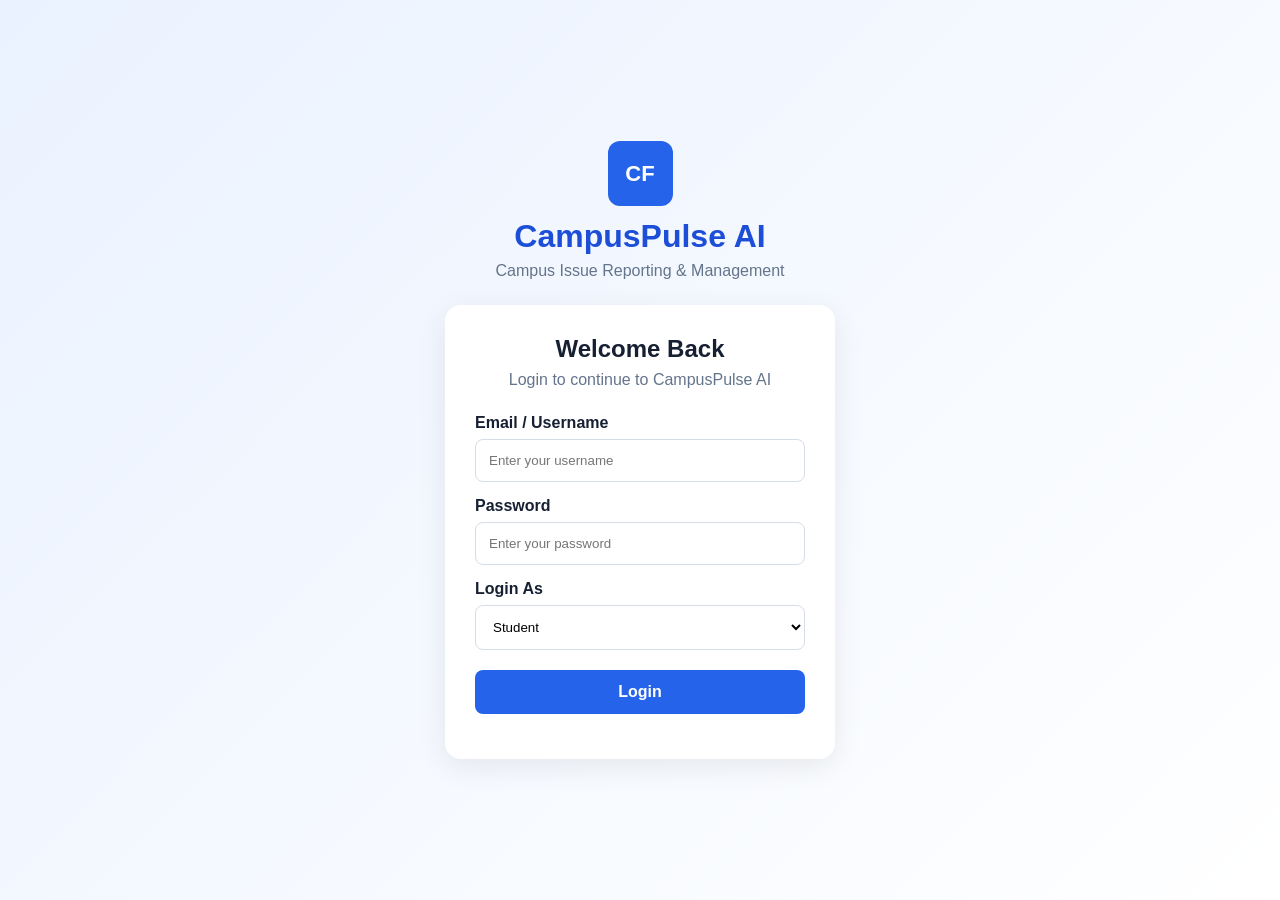
<file: index.html>
<!DOCTYPE html>
<html lang="en">
<head>
    <meta charset="UTF-8">
    <meta name="viewport" content="width=device-width, initial-scale=1.0">
    <title>CampusPulse AI - Login</title>
    <link rel="stylesheet" href="style.css">
</head>

<body class="login-body">

    <div class="login-container">

        <div class="brand">
            <div class="logo">CF</div>
            <h1>CampusPulse AI</h1>
            <p>Campus Issue Reporting & Management</p>
        </div>

        <div class="login-card">
            <h2>Welcome Back</h2>
            <p class="subtitle">Login to continue to CampusPulse AI</p>

            <label>Email / Username</label>
            <input type="text" id="username" placeholder="Enter your username">

            <label>Password</label>
            <input type="password" id="password" placeholder="Enter your password">

            <label>Login As</label>
            <select id="role">
                <option value="student">Student</option>
                <option value="admin">Admin</option>
            </select>

            <button class="primary-btn" onclick="login()">Login</button>

            <p id="loginMessage" class="message"></p>
        </div>

    </div>

    <script src="script.js"></script>
</body>
</html>
</file>
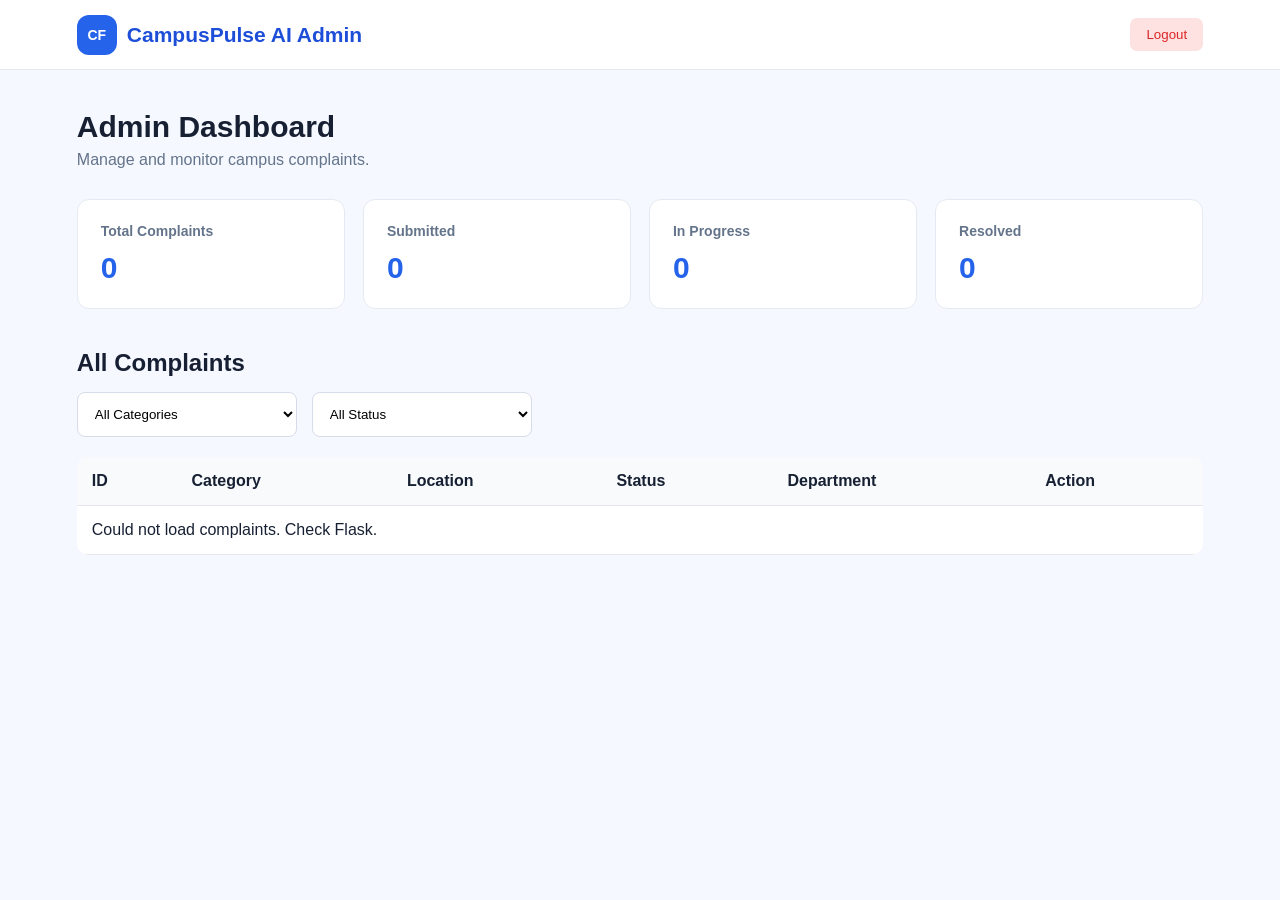
<file: admin.html>
<!DOCTYPE html>
<html lang="en">
<head>
    <meta charset="UTF-8">
    <meta name="viewport" content="width=device-width, initial-scale=1.0">

    <title>CampusPulse AI - Admin</title>

    <link rel="stylesheet" href="style.css">
</head>

<body>

<header class="navbar">
    <div class="nav-brand">
        <div class="small-logo">CF</div>
        <span>CampusPulse AI Admin</span>
    </div>

    <button class="logout-btn" onclick="logout()">
        Logout
    </button>
</header>

<main class="container">

    <div class="welcome">
        <div>
            <h1>Admin Dashboard</h1>
            <p>Manage and monitor campus complaints.</p>
        </div>
    </div>

    <!-- Dashboard Statistics -->
    <section class="stats-grid">

        <div class="stat-card">
            <h3>Total Complaints</h3>
            <strong id="totalComplaints">0</strong>
        </div>

        <div class="stat-card">
            <h3>Submitted</h3>
            <strong id="submittedcomplaints">0</strong>
        </div>

        <div class="stat-card">
            <h3>In Progress</h3>
            <strong id="inProgressComplaints">0</strong>
        </div>

        <div class="stat-card">
            <h3>Resolved</h3>
            <strong id="resolvedComplaints">0</strong>
        </div>

    </section>

    <!-- Complaints Section -->
    <section class="filter-section">

        <h2>All Complaints</h2>

        <div class="filters">

            <select id="categoryFilter">
                <option value="">All Categories</option>
                <option value="Electrical">Electrical</option>
                <option value="Classroom">Classroom</option>
                <option value="Lab">Lab</option>
                <option value="Wi-Fi">Wi-Fi</option>
                <option value="Water">Water</option>
                <option value="Cleaning">Cleaning</option>
                <option value="Furniture">Furniture</option>
                <option value="Other">Other</option>
            </select>

            <select id="statusFilter">
                <option value="">All Status</option>
                <option value="Submitted">Submitted</option>
                <option value="Assigned">Assigned</option>
                <option value="In Progress">In Progress</option>
                <option value="Resolved">Resolved</option>
            </select>

        </div>

    </section>

    <!-- Complaints Table -->
    <div class="admin-table-wrapper">

        <table>
            <thead>
                <tr>
                    <th>ID</th>
                    <th>Category</th>
                    <th>Location</th>
                    <th>Status</th>
                    <th>Department</th>
                    <th>Action</th>
                </tr>
            </thead>

            <tbody id="complaintsTableBody">
                <tr>
                    <td colspan="6">Loading complaints...</td>
                </tr>
            </tbody>
        </table>

    </div>

</main>

<script src="script.js"></script>

</body>
</html>
</file>
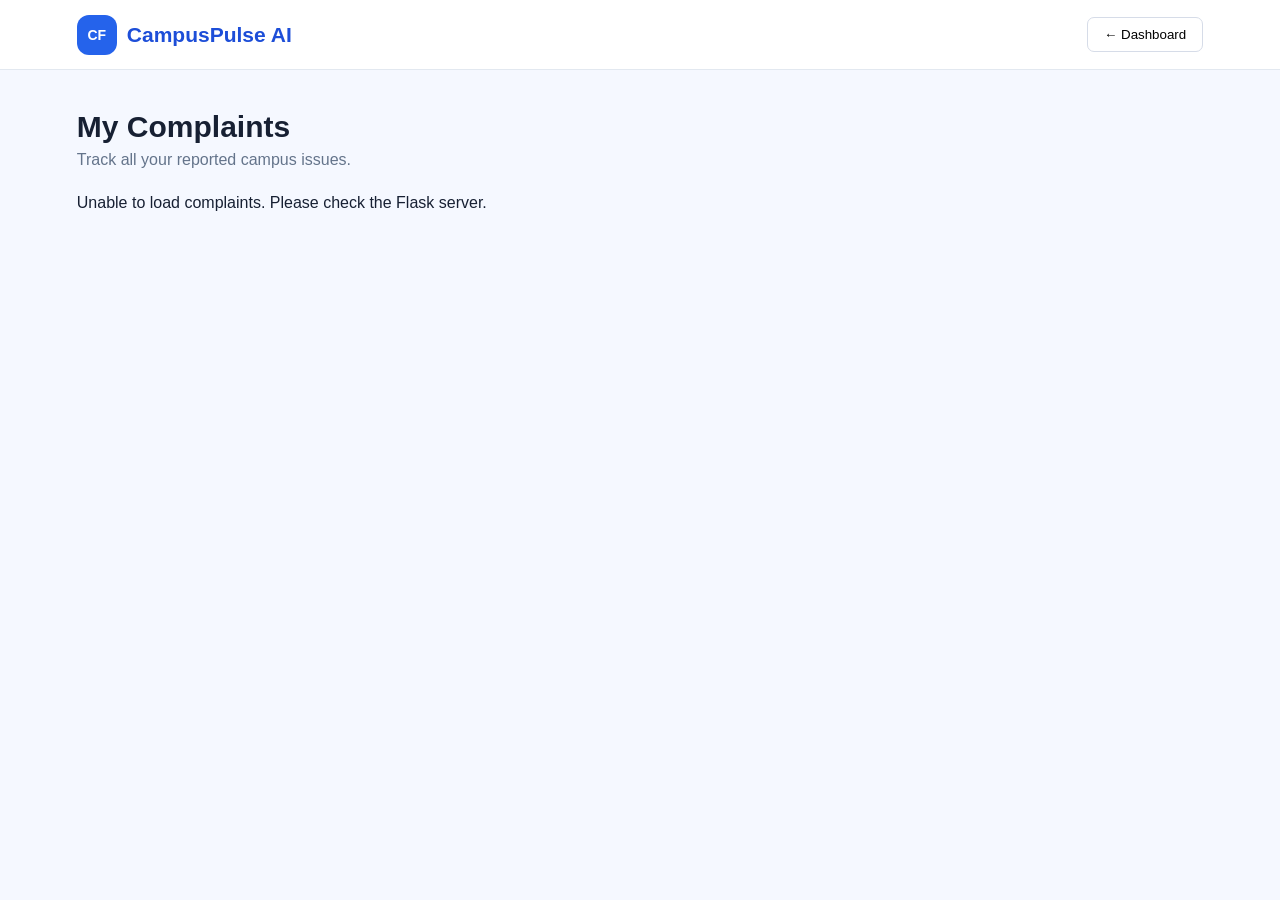
<file: complaints.html>
<!DOCTYPE html>
<html lang="en">
<head>
    <meta charset="UTF-8">
    <meta name="viewport" content="width=device-width, initial-scale=1.0">
    <title>CampusPulse AI - My Complaints</title>
    <link rel="stylesheet" href="style.css">
</head>

<body>

<header class="navbar">
    <div class="nav-brand">
        <div class="small-logo">CF</div>
        <span>CampusPulse AI</span>
    </div>

    <button class="back-btn" onclick="location.href='dashboard.html'">
        ← Dashboard
    </button>
</header>

<main class="container">

    <div class="page-title">
        <h1>My Complaints</h1>
        <p>Track all your reported campus issues.</p>
    </div>

    <div id="complaintList">
        <p>Loading complaints...</p>
    </div>

</main>

<script>
async function loadComplaints() {

    const complaintList = document.getElementById("complaintList");

    try {

        const response = await fetch("http://127.0.0.1:5000/complaints");

        const complaints = await response.json();

        complaintList.innerHTML = "";

        if (complaints.length === 0) {
            complaintList.innerHTML = "<p>No complaints found.</p>";
            return;
        }

        complaints.forEach(function(complaint) {

            let statusClass = "in-progress";

            if (complaint.status === "Resolved") {
                statusClass = "resolved";
            }

            complaintList.innerHTML += `
                <div class="complaint-card">

                    <div>
                        <span class="category-tag">
                            ${complaint.category}
                        </span>

                        <h3>
                            ${complaint.description}
                        </h3>

                        <p>
                            Location: ${complaint.location || "Not provided"}
                        </p>

                        <small>
                            Complaint ID: CF${String(complaint.complaint_id).padStart(3, "0")}
                        </small>
                    </div>

                    <div>
                        <span class="status ${statusClass}">
                            ${complaint.status}
                        </span>

                        <button
                            class="view-btn"
                            onclick="alert(
                                'Category: ${complaint.category}\\n' +
                                'Priority: ${complaint.priority}\\n' +
                                'Department: ${complaint.department}\\n' +
                                'Status: ${complaint.status}'
                            )">
                            View Details
                        </button>
                    </div>

                </div>
            `;
        });

    } catch (error) {

        console.error(error);

        complaintList.innerHTML =
            "<p>Unable to load complaints. Please check the Flask server.</p>";
    }
}

loadComplaints();
</script>

</body>
</html>
</file>
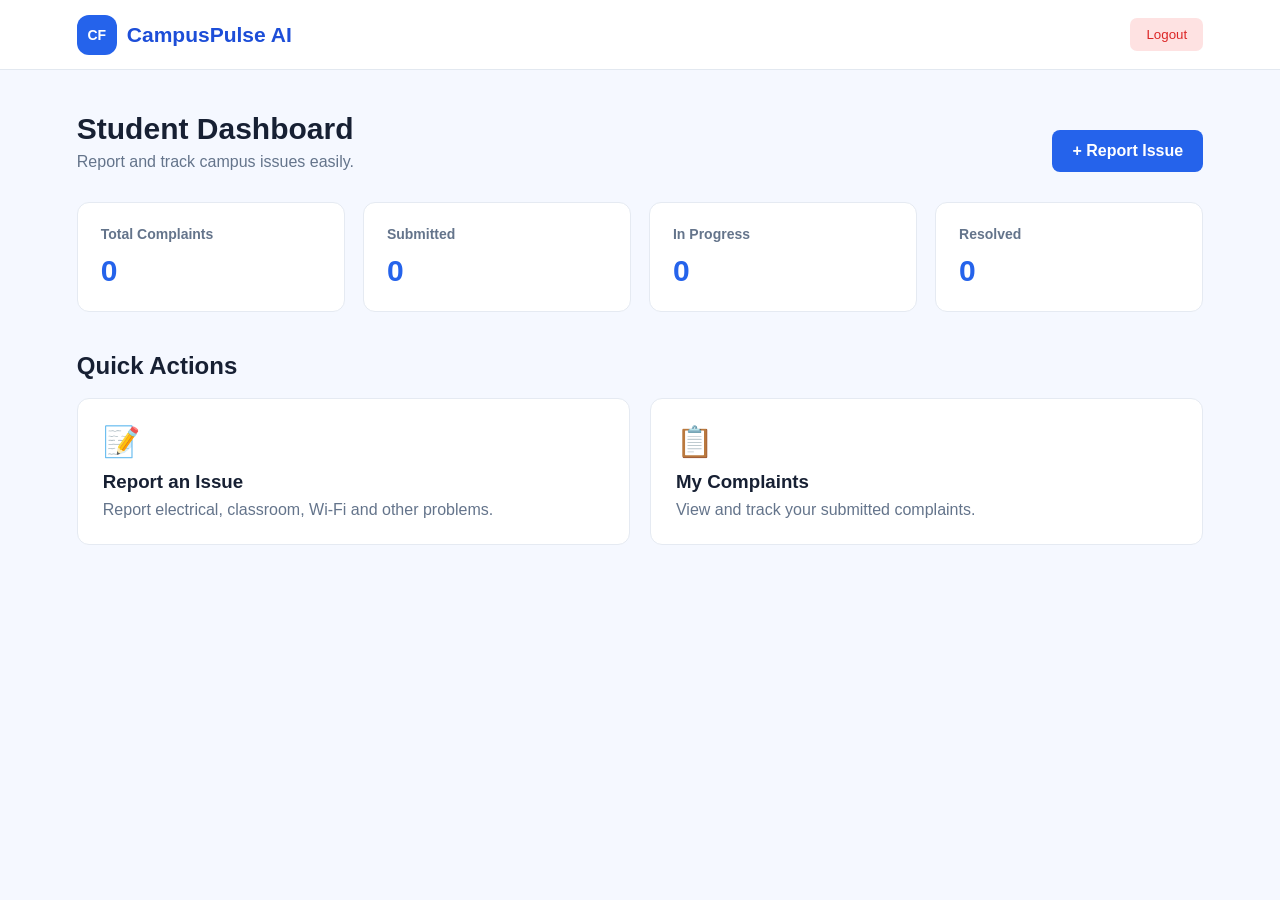
<file: dashboard.html>
<!DOCTYPE html>
<html lang="en">
<head>
    <meta charset="UTF-8">
    <meta name="viewport" content="width=device-width, initial-scale=1.0">
    <title>CampusPulse AI- Dashboard</title>
    <link rel="stylesheet" href="style.css">
</head>

<body>

<header class="navbar">
    <div class="nav-brand">
        <div class="small-logo">CF</div>
        <span>CampusPulse AI</span>
    </div>

    <button class="logout-btn" onclick="logout()">Logout</button>
</header>

<main class="container">

    <section class="welcome">
        <div>
            <h1>Student Dashboard</h1>
            <p>Report and track campus issues easily.</p>
        </div>

        <button class="primary-btn small-btn"
                onclick="location.href='report.html'">
            + Report Issue
        </button>
    </section>

    <section class="stats-grid">

    <div class="stat-card">
        <h3>Total Complaints</h3>
        <strong id="totalComplaints">0</strong>
    </div>

    <div class="stat-card">
        <h3>Submitted</h3>
        <strong id="submittedComplaints">0</strong>
    </div>

    <div class="stat-card">
        <h3>In Progress</h3>
        <strong id="inProgressComplaints">0</strong>
    </div>

    <div class="stat-card">
        <h3>Resolved</h3>
        <strong id="resolvedComplaints">0</strong>
    </div>

</section>

    <section class="quick-section">

        <h2>Quick Actions</h2>

        <div class="action-grid">

            <div class="action-card"
                 onclick="location.href='report.html'">
                <div class="action-icon">📝</div>
                <h3>Report an Issue</h3>
                <p>Report electrical, classroom, Wi-Fi and other problems.</p>
            </div>

            <div class="action-card"
                 onclick="location.href='complaints.html'">
                <div class="action-icon">📋</div>
                <h3>My Complaints</h3>
                <p>View and track your submitted complaints.</p>
            </div>

        </div>

    </section>

</main>

<script src="script.js"></script>
</body>
</html>
</file>
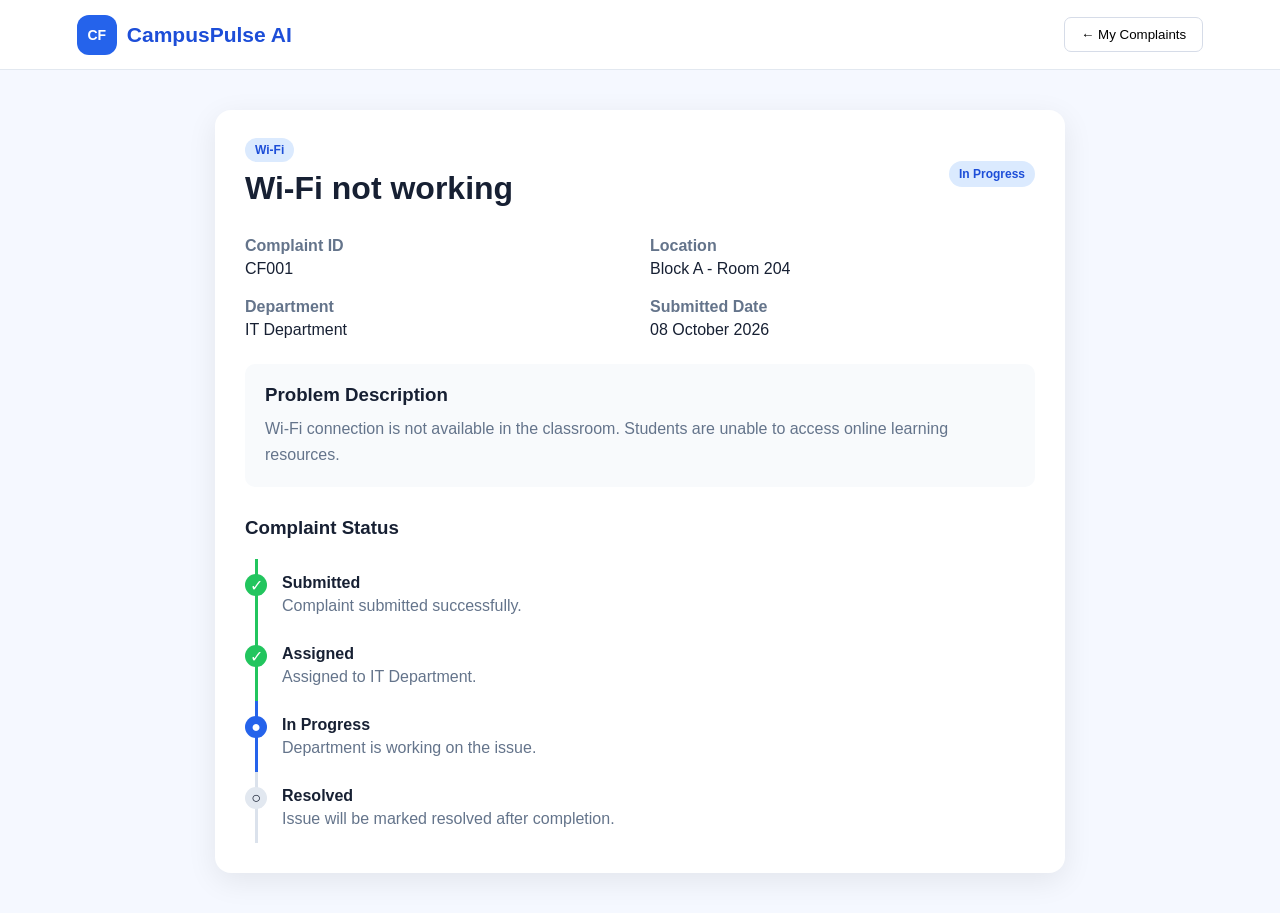
<file: details.html>
<!DOCTYPE html>
<html lang="en">
<head>
    <meta charset="UTF-8">
    <meta name="viewport" content="width=device-width, initial-scale=1.0">
    <title>CampusPulse AI- Complaint Details</title>
    <link rel="stylesheet" href="style.css">
</head>

<body>

<header class="navbar">

    <div class="nav-brand">
        <div class="small-logo">CF</div>
        <span>CampusPulse AI</span>
    </div>

    <button class="back-btn"
            onclick="location.href='complaints.html'">
        ← My Complaints
    </button>

</header>

<main class="details-container">

    <div class="details-card">

        <div class="details-header">
            <div>
                <span class="category-tag">Wi-Fi</span>
                <h1>Wi-Fi not working</h1>
            </div>

            <span class="status in-progress">
                In Progress
            </span>
        </div>

        <div class="details-info">

            <div>
                <label>Complaint ID</label>
                <p>CF001</p>
            </div>

            <div>
                <label>Location</label>
                <p>Block A - Room 204</p>
            </div>

            <div>
                <label>Department</label>
                <p>IT Department</p>
            </div>

            <div>
                <label>Submitted Date</label>
                <p>08 October 2026</p>
            </div>

        </div>

        <div class="description-box">

            <h3>Problem Description</h3>

            <p>
                Wi-Fi connection is not available in the classroom.
                Students are unable to access online learning resources.
            </p>

        </div>

        <h3>Complaint Status</h3>

        <div class="timeline">

            <div class="timeline-item completed">
                <span>✓</span>
                <div>
                    <strong>Submitted</strong>
                    <p>Complaint submitted successfully.</p>
                </div>
            </div>

            <div class="timeline-item completed">
                <span>✓</span>
                <div>
                    <strong>Assigned</strong>
                    <p>Assigned to IT Department.</p>
                </div>
            </div>

            <div class="timeline-item active">
                <span>●</span>
                <div>
                    <strong>In Progress</strong>
                    <p>Department is working on the issue.</p>
                </div>
            </div>

            <div class="timeline-item">
                <span>○</span>
                <div>
                    <strong>Resolved</strong>
                    <p>Issue will be marked resolved after completion.</p>
                </div>
            </div>

        </div>

    </div>

</main>

</body>
</html>
</file>
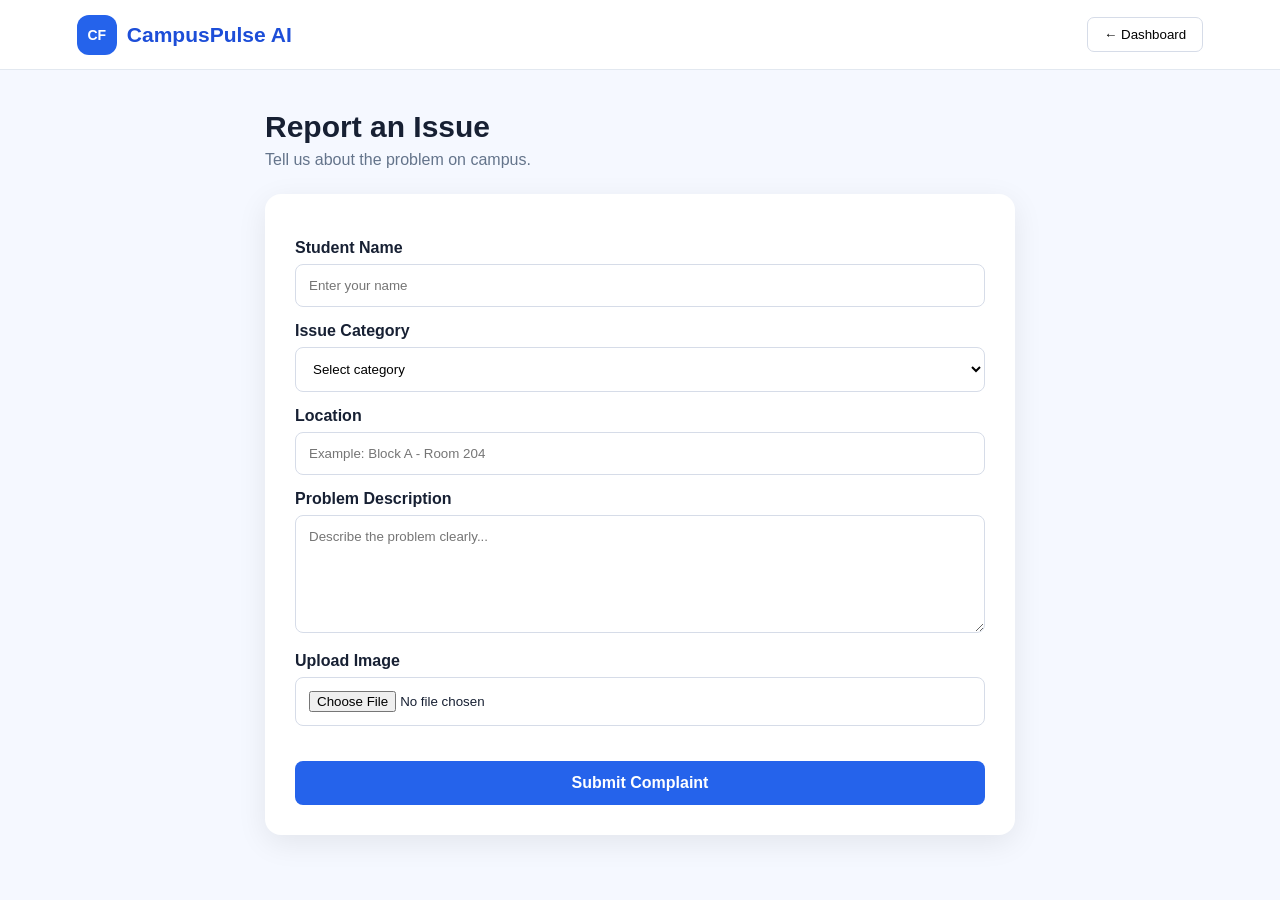
<file: report.html>
<!DOCTYPE html>
<html lang="en">
<head>
    <meta charset="UTF-8">
    <meta name="viewport" content="width=device-width, initial-scale=1.0">
    <title>CampusPulse AI- Report Issue</title>
    <link rel="stylesheet" href="style.css">
</head>

<body>

<header class="navbar">
    <div class="nav-brand">
        <div class="small-logo">CF</div>
        <span>CampusPulse AI</span>
    </div>

    <button class="back-btn" onclick="location.href='dashboard.html'">
        ← Dashboard
    </button>
</header>

<main class="form-container">

    <div class="page-title">
        <h1>Report an Issue</h1>
        <p>Tell us about the problem on campus.</p>
    </div>

    <form class="issue-form" onsubmit="submitComplaint(event)">
        <label>Student Name</label>

<input
    type="text"
    id="student_name"
    placeholder="Enter your name"
    required
>

        <label>Issue Category</label>

        <select id="category" required>
            <option value="">Select category</option>
            <option>Electrical</option>
            <option>Classroom</option>
            <option>Lab</option>
            <option>Wi-Fi</option>
            <option>Water</option>
            <option>Cleaning</option>
            <option>Furniture</option>
            <option>Other</option>
        </select>

        <label>Location</label>

        <input
            type="text"
            id="location"
            placeholder="Example: Block A - Room 204"
            required
        >

        <label>Problem Description</label>

        <textarea
            id="description"
            rows="6"
            placeholder="Describe the problem clearly..."
            required
        ></textarea>

        <label>Upload Image</label>

        <input
            type="file"
            id="image"
            accept="image/*"
        >

        <div class="image-preview" id="imagePreview"></div>

        <button type="submit" class="primary-btn">
            Submit Complaint
        </button>

    </form>

</main>

<script src="script.js"></script>
</body>
</html>
</file>
<file: style.css>
* {
    margin: 0;
    padding: 0;
    box-sizing: border-box;
}

body {
    font-family: Arial, sans-serif;
    background: #f5f8ff;
    color: #172033;
}

button,
input,
select,
textarea {
    font-family: inherit;
}

/* LOGIN */

.login-body {
    min-height: 100vh;
    display: flex;
    justify-content: center;
    align-items: center;
    background: linear-gradient(135deg, #eaf2ff, #ffffff);
}

.login-container {
    width: 100%;
    max-width: 430px;
    padding: 20px;
}

.brand {
    text-align: center;
    margin-bottom: 25px;
}

.logo,
.small-logo {
    background: #2563eb;
    color: white;
    font-weight: bold;
    border-radius: 12px;
    display: inline-flex;
    justify-content: center;
    align-items: center;
}

.logo {
    width: 65px;
    height: 65px;
    font-size: 22px;
    margin-bottom: 12px;
}

.brand h1 {
    color: #1d4ed8;
    font-size: 32px;
}

.brand p {
    color: #64748b;
    margin-top: 7px;
}

.login-card,
.issue-form,
.details-card {
    background: white;
    padding: 30px;
    border-radius: 16px;
    box-shadow: 0 8px 30px rgba(0,0,0,0.08);
}

.login-card h2 {
    text-align: center;
}

.subtitle {
    text-align: center;
    color: #64748b;
    margin: 8px 0 25px;
}

label {
    display: block;
    font-weight: 600;
    margin: 15px 0 7px;
}

input,
select,
textarea {
    width: 100%;
    padding: 13px;
    border: 1px solid #d6dce8;
    border-radius: 8px;
    outline: none;
    background: white;
}

input:focus,
select:focus,
textarea:focus {
    border-color: #2563eb;
}

.primary-btn {
    width: 100%;
    padding: 13px;
    border: none;
    border-radius: 8px;
    background: #2563eb;
    color: white;
    font-size: 16px;
    font-weight: bold;
    cursor: pointer;
    margin-top: 20px;
}

.primary-btn:hover {
    background: #1d4ed8;
}

.message {
    text-align: center;
    margin-top: 15px;
    color: #dc2626;
}

/* NAVBAR */

.navbar {
    height: 70px;
    background: white;
    border-bottom: 1px solid #e2e8f0;
    display: flex;
    align-items: center;
    justify-content: space-between;
    padding: 0 6%;
}

.nav-brand {
    display: flex;
    align-items: center;
    gap: 10px;
    font-weight: bold;
    font-size: 21px;
    color: #1d4ed8;
}

.small-logo {
    width: 40px;
    height: 40px;
    font-size: 14px;
}

.logout-btn,
.back-btn {
    padding: 9px 16px;
    border-radius: 7px;
    cursor: pointer;
}

.logout-btn {
    background: #fee2e2;
    color: #dc2626;
    border: none;
}

.back-btn {
    background: white;
    border: 1px solid #d6dce8;
}

/* GENERAL */

.container {
    width: 88%;
    max-width: 1200px;
    margin: 40px auto;
}

.welcome {
    display: flex;
    justify-content: space-between;
    align-items: center;
    gap: 20px;
    margin-bottom: 30px;
}

.welcome h1,
.page-title h1 {
    font-size: 30px;
    margin-bottom: 7px;
}

.welcome p,
.page-title p {
    color: #64748b;
}

.small-btn {
    width: auto;
    padding: 12px 20px;
}

/* STATS */

.stats-grid {
    display: grid;
    grid-template-columns: repeat(4, 1fr);
    gap: 18px;
    margin-bottom: 40px;
}

.stat-card {
    background: white;
    padding: 23px;
    border-radius: 12px;
    border: 1px solid #e5eaf2;
}

.stat-card h3 {
    color: #64748b;
    font-size: 14px;
    margin-bottom: 12px;
}

.stat-card strong {
    font-size: 30px;
    color: #2563eb;
}

/* ACTIONS */

.quick-section h2 {
    margin-bottom: 18px;
}

.action-grid {
    display: grid;
    grid-template-columns: repeat(2, 1fr);
    gap: 20px;
}

.action-card {
    background: white;
    padding: 25px;
    border-radius: 12px;
    cursor: pointer;
    border: 1px solid #e5eaf2;
    transition: 0.2s;
}

.action-card:hover {
    transform: translateY(-3px);
    box-shadow: 0 8px 20px rgba(0,0,0,0.07);
}

.action-icon {
    font-size: 30px;
    margin-bottom: 12px;
}

.action-card p {
    color: #64748b;
    margin-top: 8px;
}

/* FORM */

.form-container {
    width: 90%;
    max-width: 750px;
    margin: 40px auto;
}

.page-title {
    margin-bottom: 25px;
}

.issue-form {
    padding: 30px;
}

textarea {
    resize: vertical;
}

.image-preview {
    margin-top: 15px;
}

.image-preview img {
    max-width: 200px;
    border-radius: 8px;
}

/* COMPLAINTS */

.complaint-card {
    background: white;
    padding: 22px;
    margin: 15px 0;
    border-radius: 12px;
    border: 1px solid #e3e8f0;
    display: flex;
    justify-content: space-between;
    align-items: center;
    gap: 20px;
}

.complaint-card h3 {
    margin: 10px 0;
}

.complaint-card p {
    color: #64748b;
    margin-bottom: 6px;
}

.category-tag {
    background: #dbeafe;
    color: #1d4ed8;
    padding: 5px 10px;
    border-radius: 20px;
    font-size: 12px;
    font-weight: bold;
}

.status {
    display: inline-block;
    padding: 6px 10px;
    border-radius: 20px;
    font-size: 12px;
    font-weight: bold;
}

.submitted {
    background: #fef3c7;
    color: #92400e;
}

.in-progress {
    background: #dbeafe;
    color: #1d4ed8;
}

.resolved {
    background: #dcfce7;
    color: #166534;
}

.view-btn {
    margin-top: 12px;
    padding: 8px 13px;
    border: 1px solid #2563eb;
    background: white;
    color: #2563eb;
    border-radius: 6px;
    cursor: pointer;
}

/* DETAILS */

.details-container {
    width: 90%;
    max-width: 850px;
    margin: 40px auto;
}

.details-header {
    display: flex;
    justify-content: space-between;
    gap: 20px;
    align-items: center;
    margin-bottom: 30px;
}

.details-header h1 {
    margin-top: 12px;
}

.details-info {
    display: grid;
    grid-template-columns: repeat(2, 1fr);
    gap: 20px;
    margin-bottom: 25px;
}

.details-info label {
    color: #64748b;
    margin: 0 0 5px;
}

.description-box {
    background: #f8fafc;
    padding: 20px;
    border-radius: 10px;
    margin-bottom: 30px;
}

.description-box p {
    margin-top: 10px;
    color: #64748b;
    line-height: 1.6;
}

/* TIMELINE */

.timeline {
    margin-top: 20px;
}

.timeline-item {
    display: flex;
    gap: 15px;
    padding: 15px;
    border-left: 3px solid #dbe2ec;
    margin-left: 10px;
}

.timeline-item span {
    margin-left: -28px;
    background: #e2e8f0;
    width: 22px;
    height: 22px;
    border-radius: 50%;
    display: flex;
    align-items: center;
    justify-content: center;
}

.timeline-item.completed {
    border-color: #22c55e;
}

.timeline-item.completed span {
    background: #22c55e;
    color: white;
}

.timeline-item.active {
    border-color: #2563eb;
}

.timeline-item.active span {
    background: #2563eb;
    color: white;
}

.timeline-item p {
    color: #64748b;
    margin-top: 5px;
}

/* ADMIN */

.filter-section {
    margin: 30px 0 20px;
}

.filters {
    display: flex;
    gap: 15px;
    margin-top: 15px;
}

.filters select {
    max-width: 220px;
}

.admin-table-wrapper {
    overflow-x: auto;
    background: white;
    border-radius: 12px;
}

table {
    width: 100%;
    border-collapse: collapse;
}

th,
td {
    padding: 15px;
    text-align: left;
    border-bottom: 1px solid #e5e7eb;
}

th {
    background: #f8fafc;
}

/* MOBILE */

@media (max-width: 768px) {

    .navbar {
        padding: 0 4%;
    }

    .container {
        width: 92%;
    }

    .stats-grid {
        grid-template-columns: repeat(2, 1fr);
    }

    .action-grid {
        grid-template-columns: 1fr;
    }

    .welcome {
        flex-direction: column;
        align-items: flex-start;
    }

    .small-btn {
        width: 100%;
    }

    .complaint-card {
        flex-direction: column;
        align-items: flex-start;
    }

    .details-header {
        flex-direction: column;
        align-items: flex-start;
    }

    .details-info {
        grid-template-columns: 1fr;
    }

    .filters {
        flex-direction: column;
    }

    .filters select {
        max-width: none;
    }
}

@media (max-width: 480px) {

    .stats-grid {
        grid-template-columns: 1fr;
    }

    .login-card {
        padding: 22px;
    }

    .navbar {
        height: 60px;
    }

    .nav-brand {
        font-size: 17px;
    }
}
</file>
